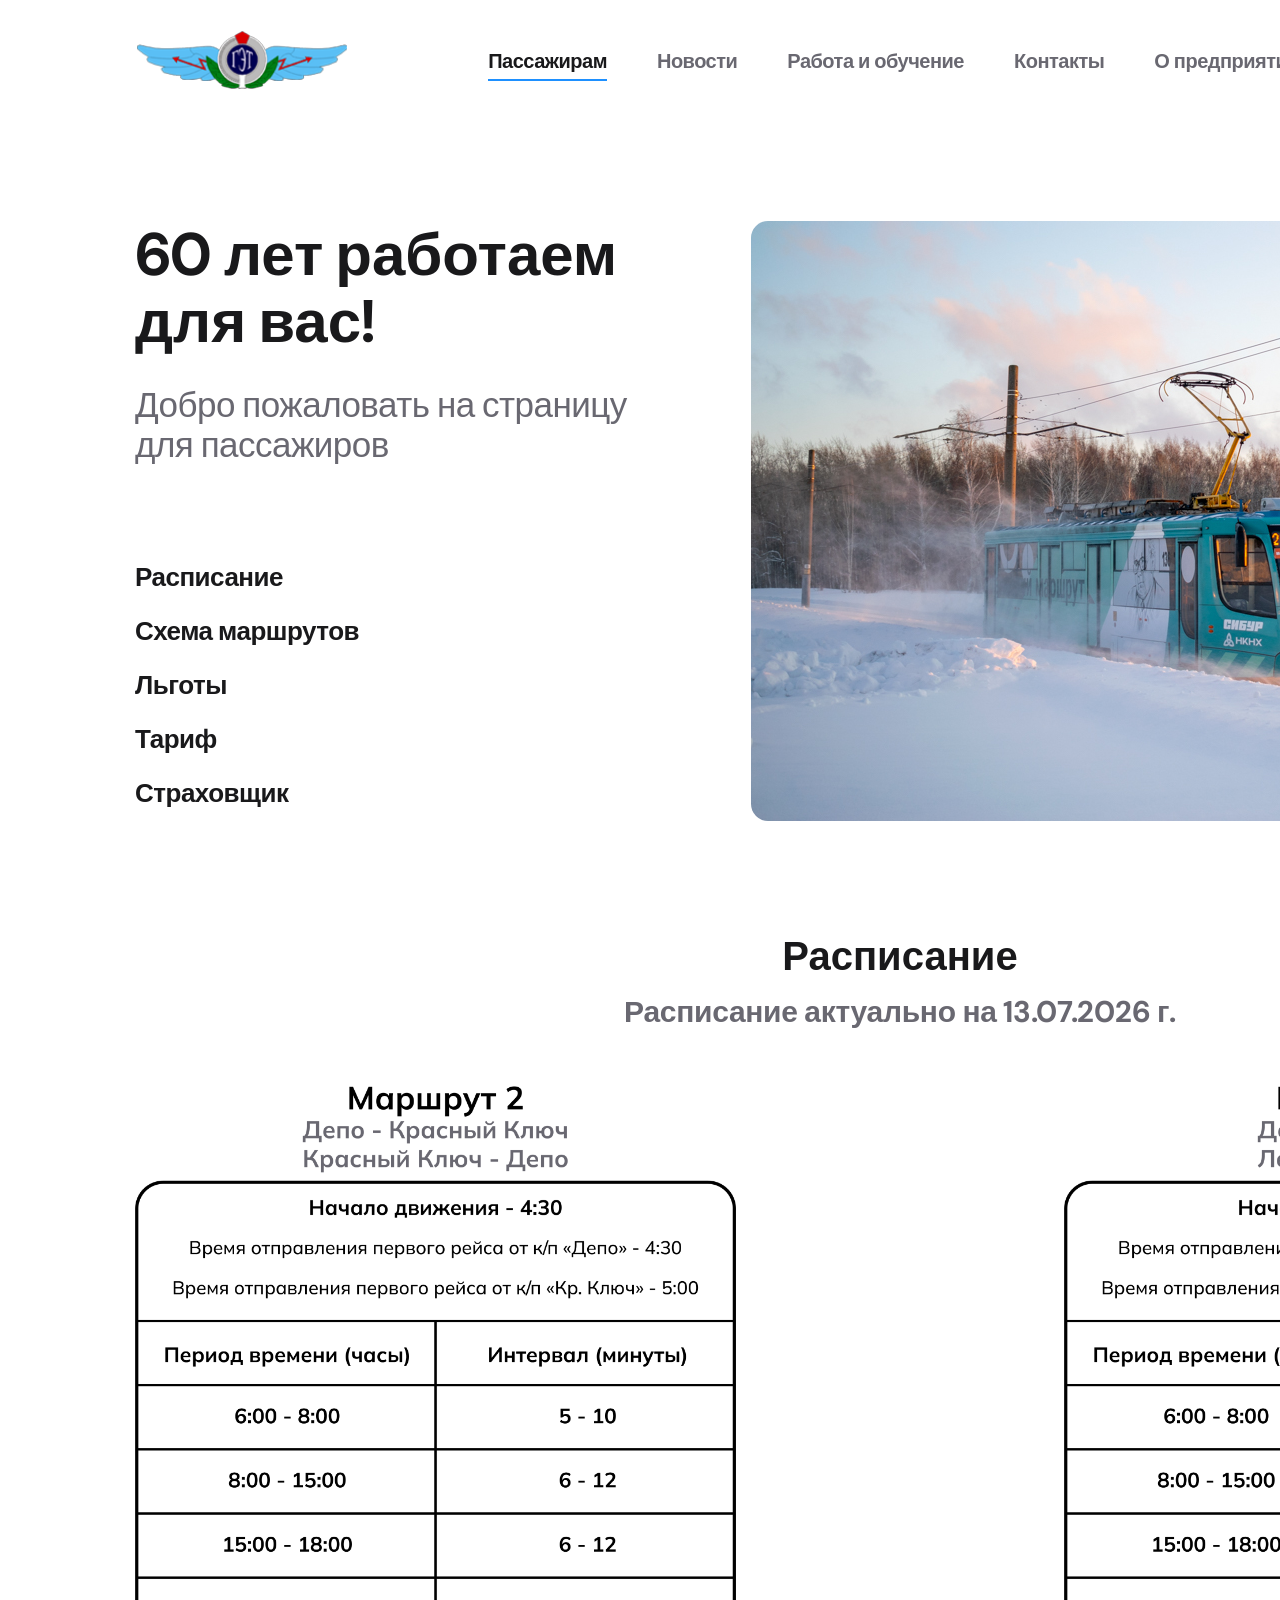
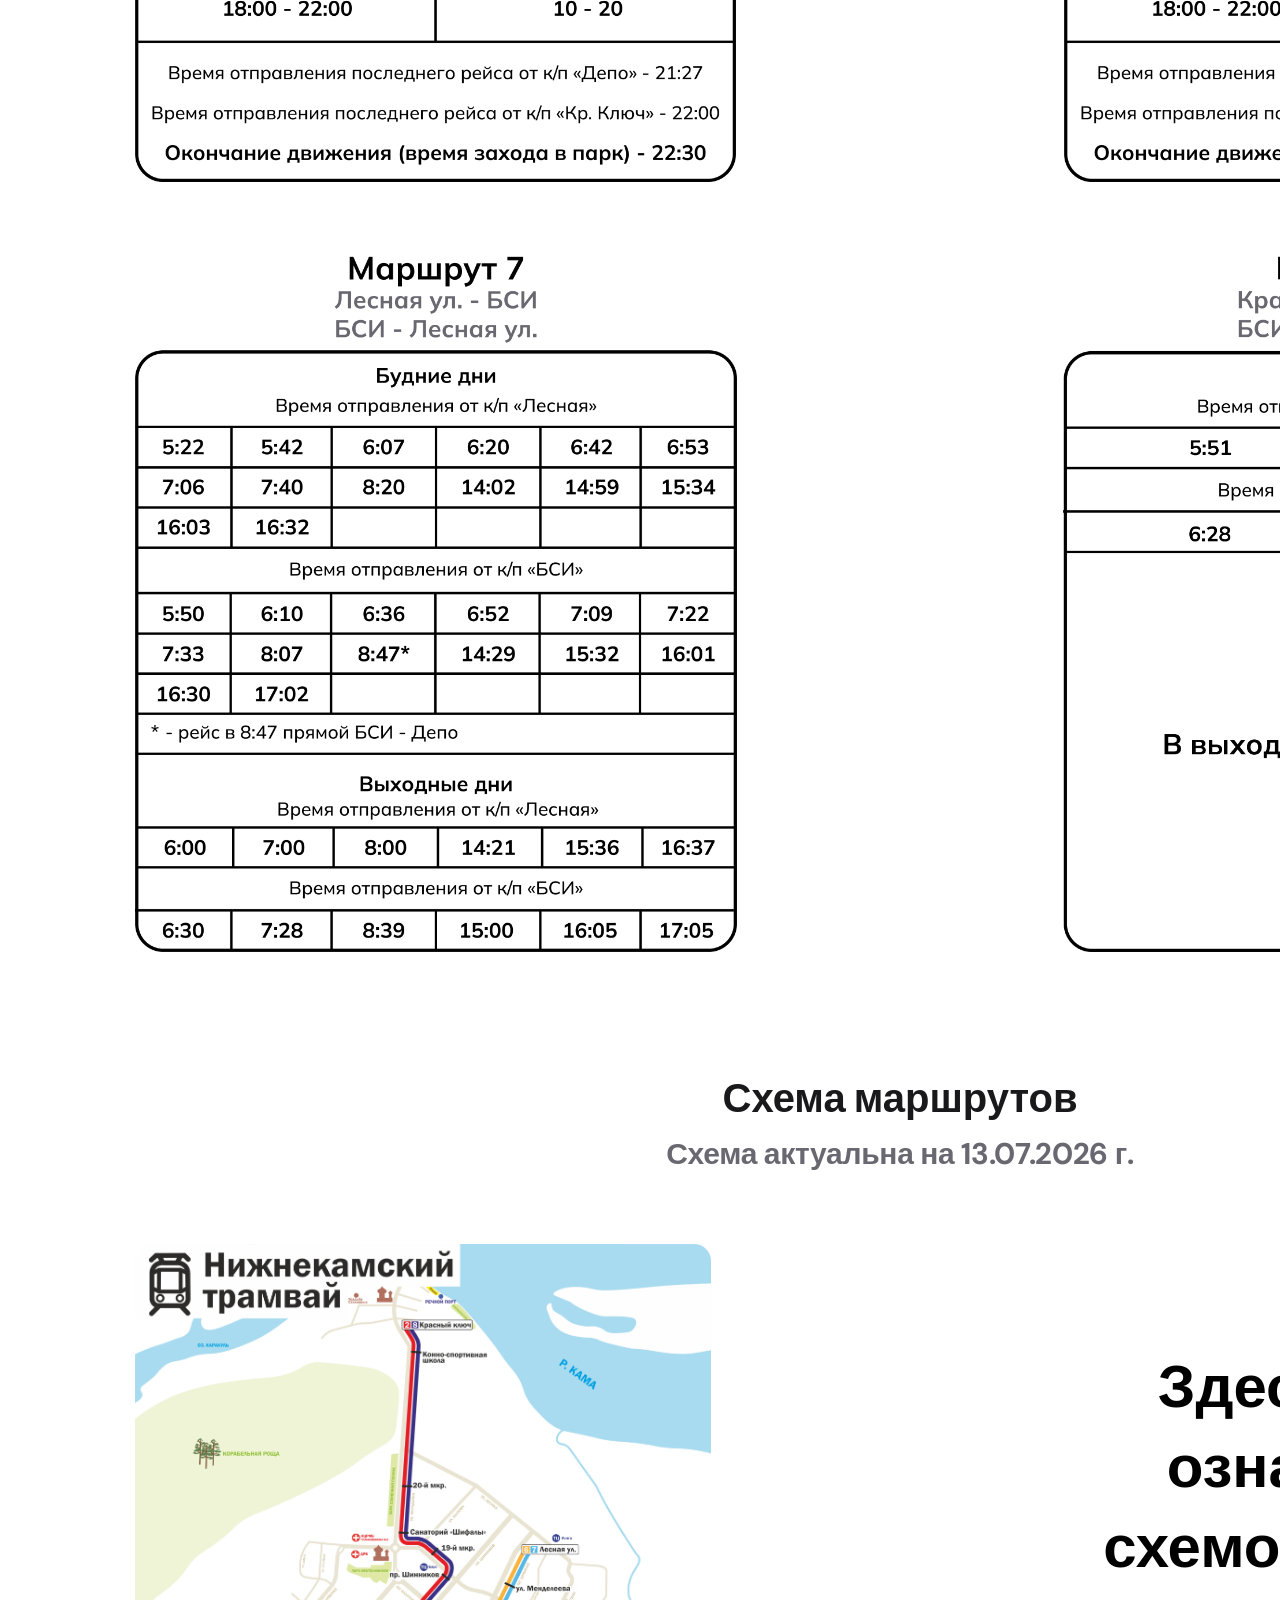
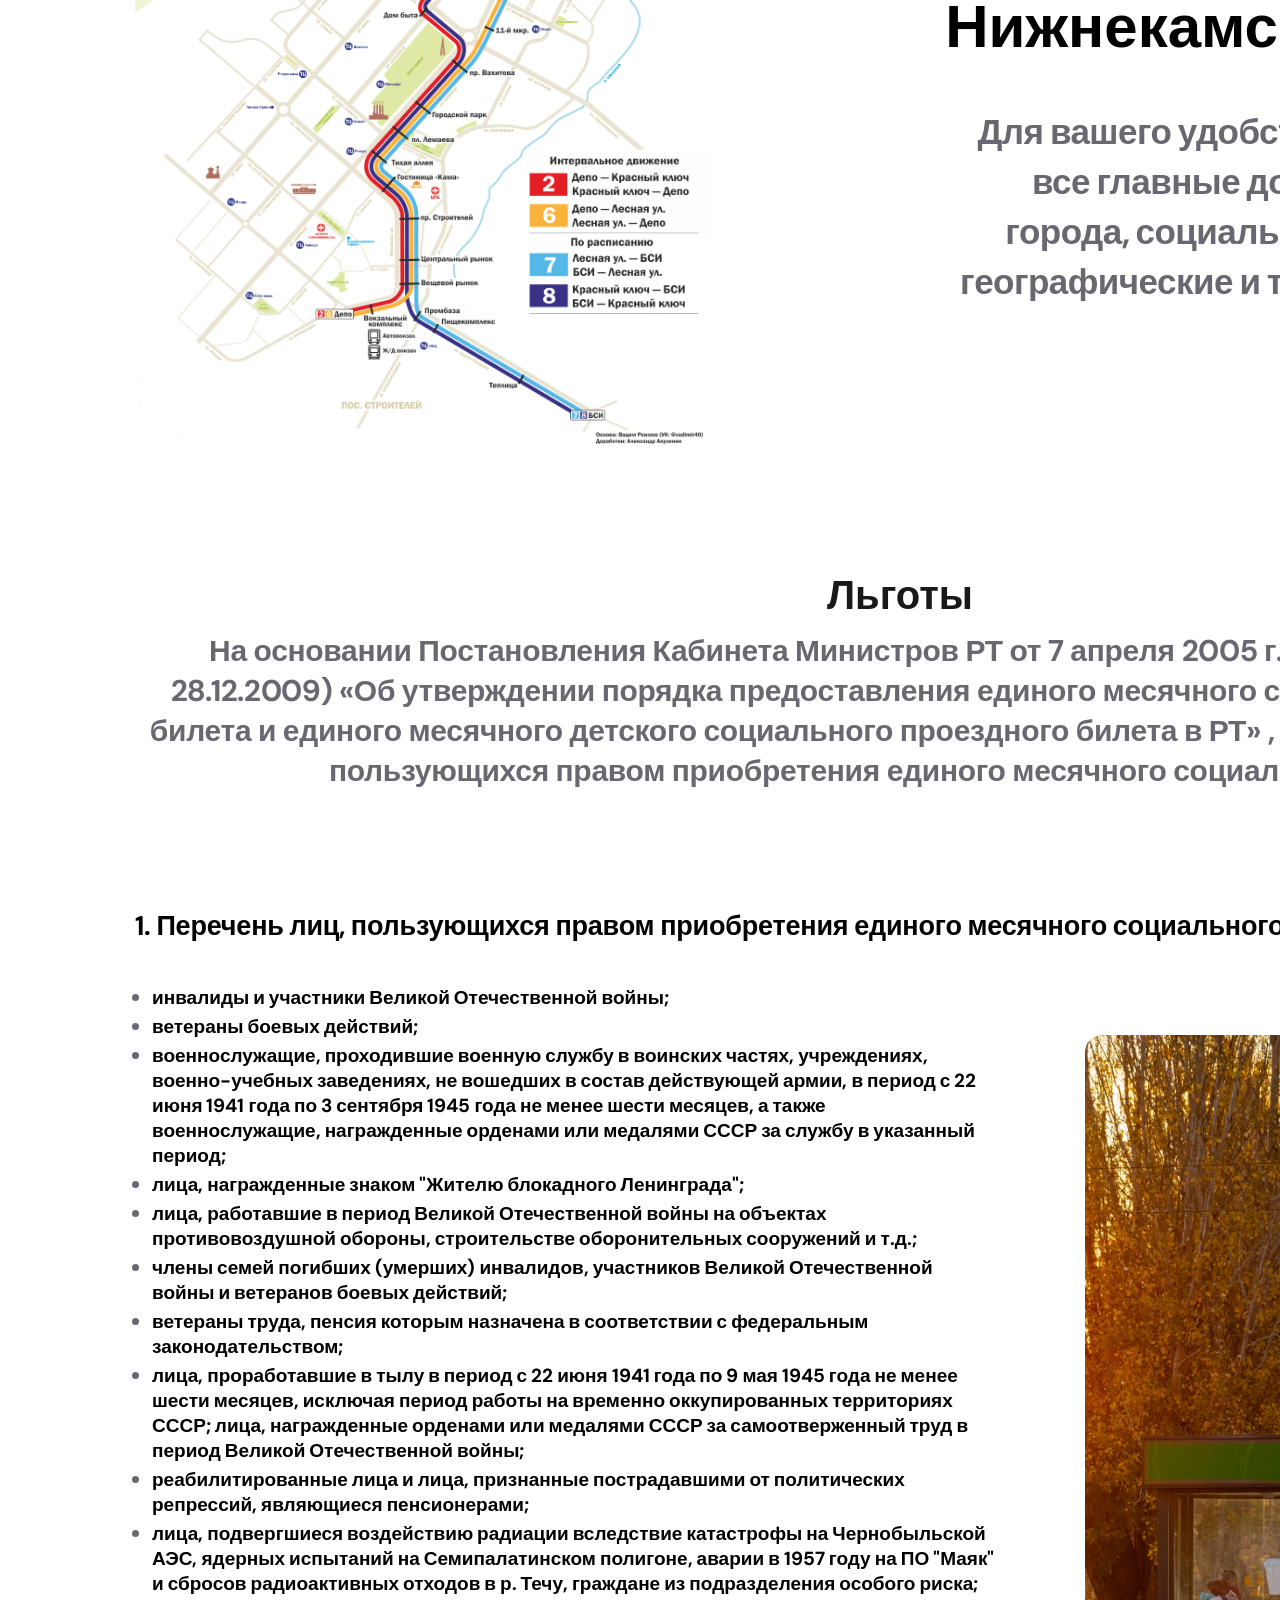
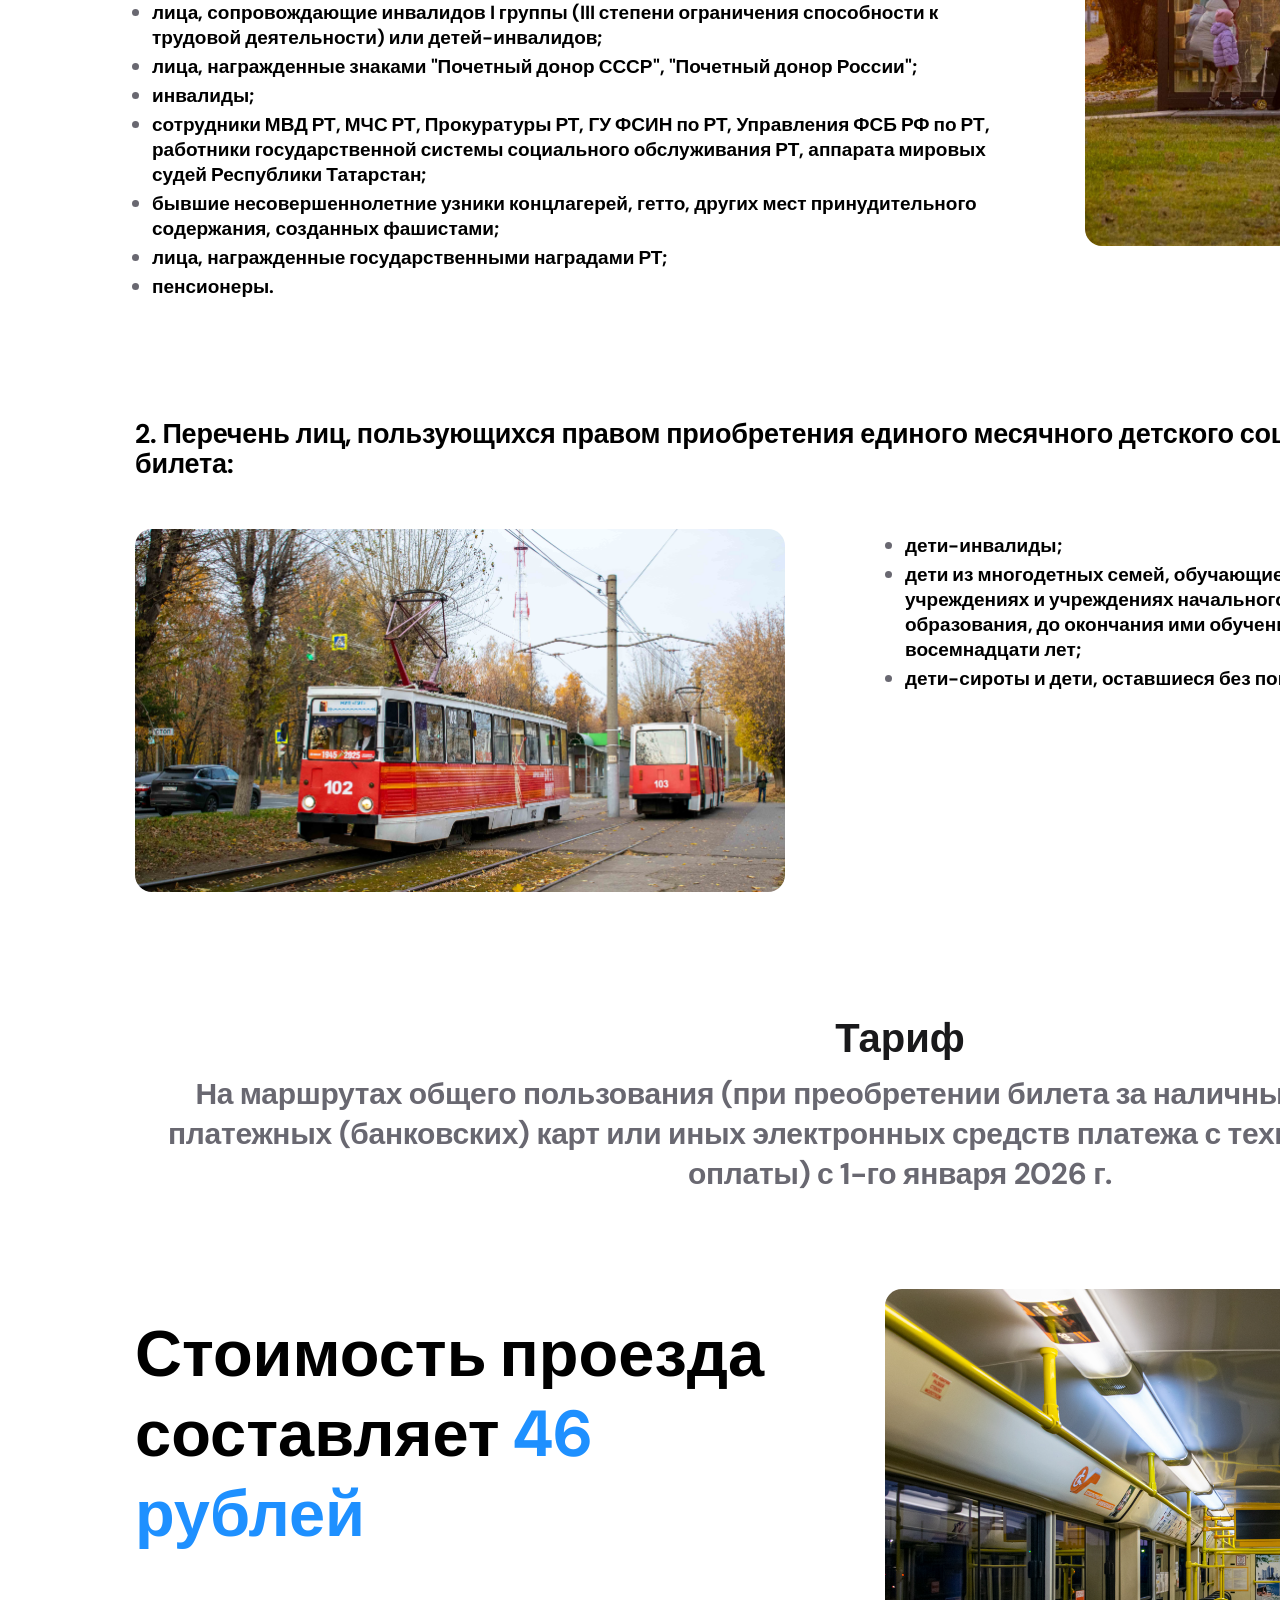
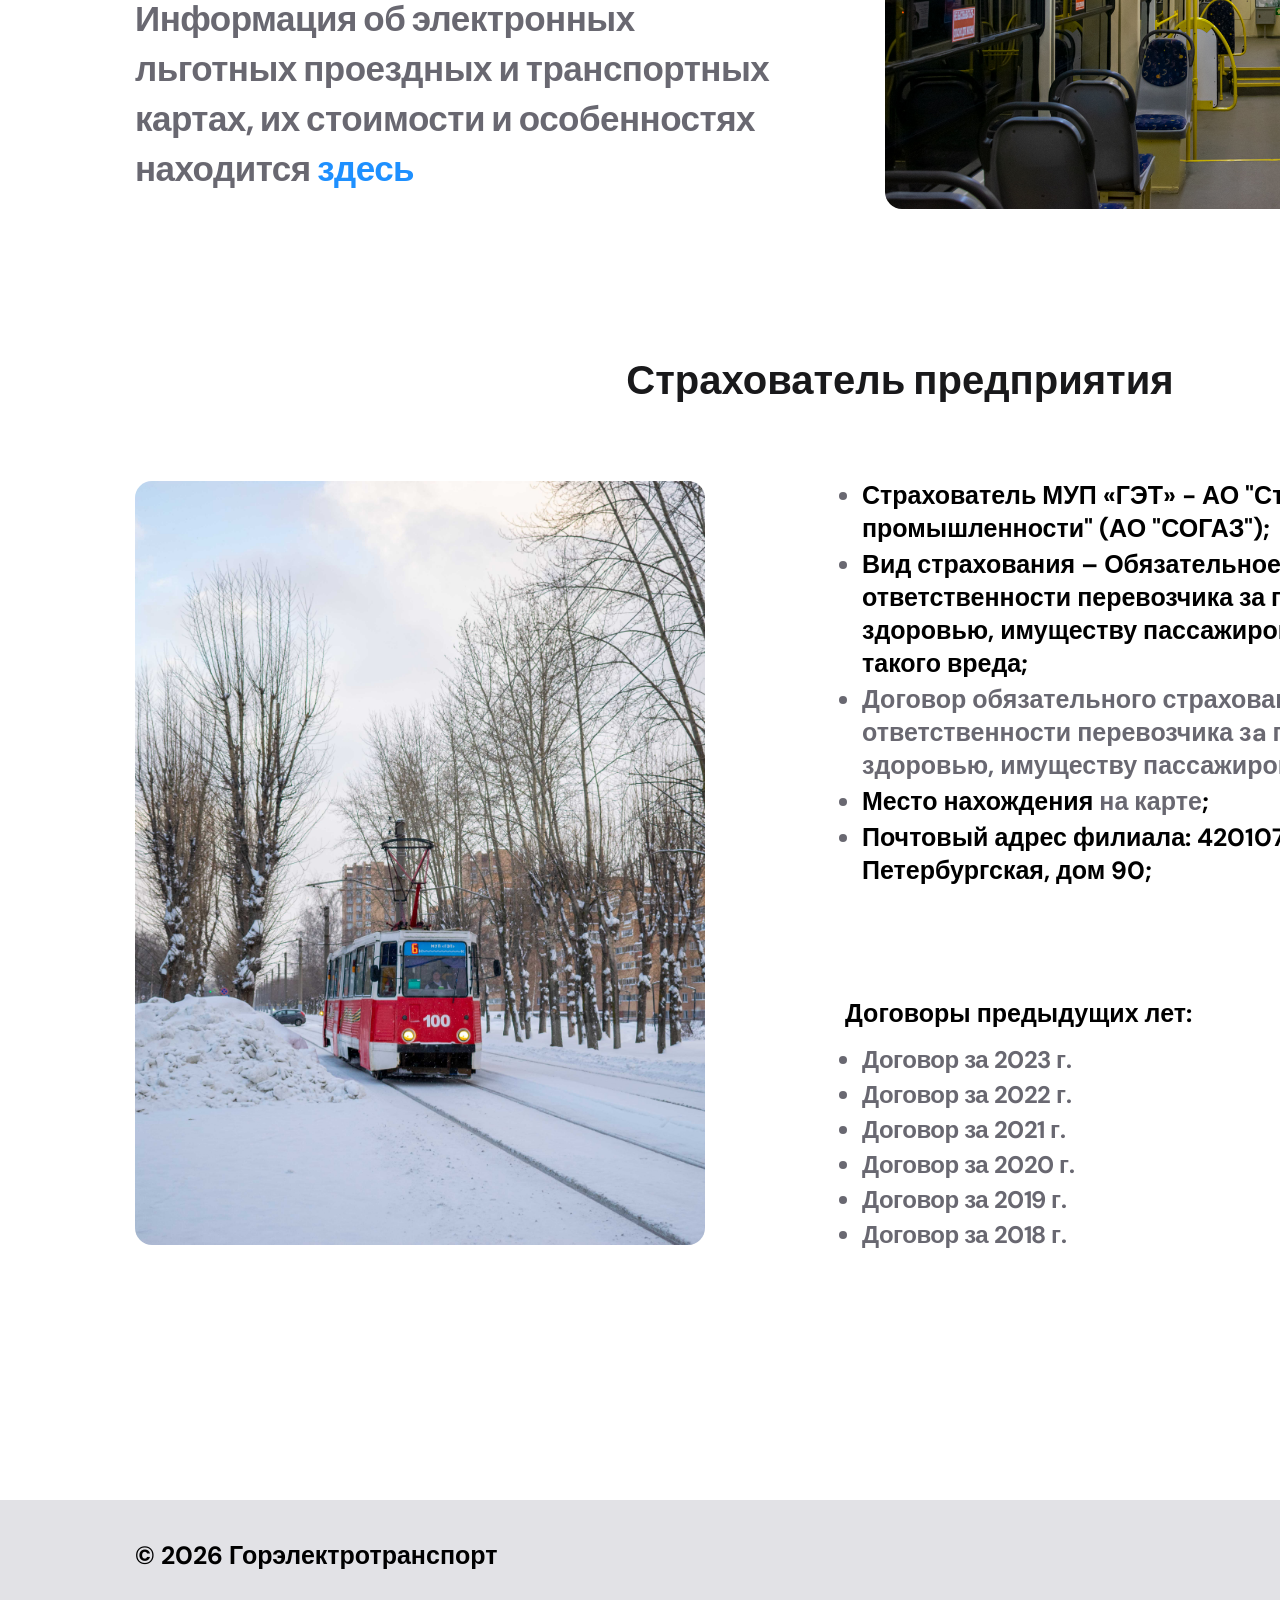
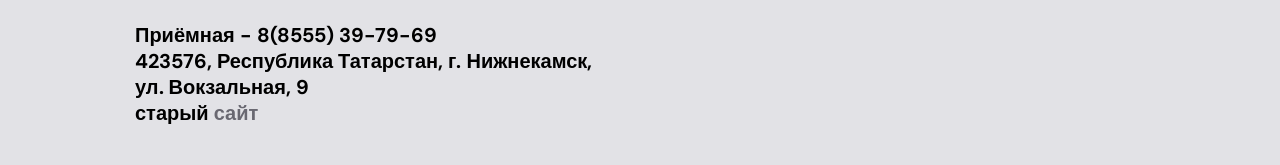
<file: index.html>
<!DOCTYPE html>
<html lang="en">
<head>
    <meta charset="UTF-8">
    <meta name="viewport" content="width=device-width, initial-scale=1.0">
    <title>МУП "ГЭТ" | Пассажирам</title>
    <link rel="stylesheet" href="css/style.css">
    <link rel="shortcut icon" href="images/favicon.png" type="image/x-icon">
    <script src="js/scripts.js" defer></script>
    <link rel="preconnect" href="https://fonts.googleapis.com">
<link rel="preconnect" href="https://fonts.gstatic.com" crossorigin>
<link href="https://fonts.googleapis.com/css2?family=DM+Sans:ital,opsz,wght@0,9..40,100..1000;1,9..40,100..1000&family=Mulish:ital,wght@0,200..1000;1,200..1000&display=swap" rel="stylesheet">
</head>
<body>
    <div id="preloader" class="preloader">
        <div class="preloader__content">
            <img src="images/logo_sh2.png" alt="Логотип" class="preloader__logo">
            <div class="preloader__spinner"></div>
        </div>
    </div>
    <header class="header">
        <div class="header__container">
            <nav class="header__nav">
                <img class="header__img" src="images/logo_sh2.png" alt="">
                <ul class="header__list">
                    <li class="header__list-item">
                        <a class="header__list-link active" href="index.html">Пассажирам</a>
                    </li>
                    <li class="header__list-item">
                        <a class="header__list-link" href="news.html">Новости</a>
                    </li>
                    <li class="header__list-item">
                        <a class="header__list-link" href="rabota.html">Работа и обучение</a>
                    </li>
                    <li class="header__list-item">
                        <a class="header__list-link" href="contacts.html">Контакты</a>
                    </li>
                    <li class="header__list-item">
                        <a class="header__list-link" href="onas.html">О предприятии</a>
                    </li>
                </ul>
                <a class="header__button" href="https://yandex.ru/maps/11127/nizhnekamsk/transport" target="_blank" rel="noopener noreferrer">Транспорт на карте</a>
            </nav>
        </div>
    </header>
    <main>
        <section class="hero">
            <div class="hero__container">
                <div class="hero__content">
                    <div class="hero__text">
                        <h1 class="hero__title">
                            60 лет работаем для вас!
                        </h1>
                        <p class="hero__desc">Добро пожаловать на страницу для пассажиров</p>
                    </div>
                    <div class="hero__buttons">
                        <ul class="hero__inf">
                            <li class="hero__inf-item">
                                <a href="#rasp_id" class="hero__inf-link">Расписание</a>
                            </li>
                            <li class="hero__inf-item">
                                <a href="#scheme_id" class="hero__inf-link1">Схема маршрутов</a>
                            </li>
                            <li class="hero__inf-item">
                                <a href="#lgot_id" class="hero__inf-link">Льготы</a>
                            </li>
                            <li class="hero__inf-item">
                                <a href="#tarif_id" class="hero__inf-link">Тариф</a>
                            </li>
                            <li class="hero__inf-item">
                                <a href="#strah_id" class="hero__inf-link">Страховщик</a>
                            </li>
                        </ul>
                    </div>
                </div>
                <img class="hero__image" src="images/DSC_2297.jpg" alt="">
            </div>
        </section>
        <section class="raspisanie">
            <div class="raspisanie__container">
                <div class="raspisanie__content">
                    <div class="raspisanie__text">
                        <h2 class="raspisanie__title">
                            Расписание
                        </h2>
                    <div class="raspisanie__text-dop">
                        <h2 class="raspisanie__title-dop">
                            Расписание актуально на 13.07.2026 г.
                        </h2>
                    </div>
                    </div>
                    <div id="rasp_id" class="raspisanie__tabl2-6">
                        <img class="raspisanie__tabl2" src="images/table2.png" alt="">
                        <img class="raspisanie__tabl6" src="images/table6.png" alt="">
                    </div>
                    <div class="raspisanie__tabl7-8">
                        <img class="raspisanie__tabl7" src="images/table7.png" alt="">
                        <img class="raspisanie__tabl8" src="images/table8.png" alt="">
                    </div>
                </div>
            </div>
        </section>
        <section class="scheme">
            <div class="scheme__container">
                <div class="scheme__content">
                    <div class="scheme__text">
                        <h2 class="scheme__title">
                            Схема маршрутов
                        </h2>
                        <h2 class="scheme__title-dop">
                            Схема актуальна на 13.07.2026 г.
                        </h2>
                    </div>
                    <div id="scheme_id" class="scheme__cont-img">
                        <a href="images/Нижнекамский Трамвай 2024 1.2.png" class="sheme__a-img" target="_blank">
                            <img class="scheme__img" src="images/Нижнекамский Трамвай 2024 1.2.png" alt="Схема маршрутов Нижнекамского трамвая">
                        </a>
                        <div class="scheme__cont-opis">
                            <h1 class="scheme__opis">
                                Здесь вы можете ознакомиться со схемой маршрутов Нижнекамского трамвая
                            </h1>
                            <h2 class="scheme__opis-dop">
                                Для вашего удобства на ней изображены все главные достопримечательности города, социальные учреждения, а ещё географические и транспортные объекты
                            </h2>
                        </div>
                    </div>
                </div>
            </div>
        </section>
        <section class="lgot">
            <div class="lgot__container">
                <div class="lgot__content">
                    <div class="lgot__text">
                        <h2 class="lgot__title">
                            Льготы
                        </h2>
                        <h2 class="lgot__title-dop">
                            На основании Постановления Кабинета Министров РТ от 7 апреля 2005 г. N 161 (с изм. и доп. на 28.12.2009) «Об утверждении порядка предоставления единого месячного социального проездного билета и единого месячного детского социального проездного билета в РТ» , утвержден перечень лиц, пользующихся правом приобретения единого месячного социального билета
                        </h2>
                    </div>
                    <h2 class="lgot__main1-opis">
                        1. Перечень лиц, пользующихся правом приобретения единого месячного социального проездного билета:
                    </h2>
                    <div class="lgot__main1">
                        <div class="lgot__main1-text">
                            <ul class="lgot__inf1">
                                <li class="lgot__inf1-item">
                                    <h3 class="lgot__inf1-text">
                                        инвалиды и участники Великой Отечественной войны;
                                    </h3>
                                </li>
                                <li class="lgot__inf1-item">
                                    <h3 class="lgot__inf1-text">
                                        ветераны боевых действий;
                                    </h3>
                                </li>
                                <li class="lgot__inf1-item">
                                    <h3 class="lgot__inf1-text">
                                        военнослужащие, проходившие военную службу в воинских частях, учреждениях, военно-учебных заведениях, не вошедших в состав действующей армии, в период с 22 июня 1941 года по 3 сентября 1945 года не менее шести месяцев, а также военнослужащие, награжденные орденами или медалями СССР за службу в указанный период;
                                    </h3>
                                </li>
                                <li class="lgot__inf1-item">
                                    <h3 class="lgot__inf1-text">
                                        лица, награжденные знаком "Жителю блокадного Ленинграда";
                                    </h3>
                                </li>
                                <li class="lgot__inf1-item">
                                    <h3 class="lgot__inf1-text">
                                        лица, работавшие в период Великой Отечественной войны на объектах противовоздушной обороны, строительстве оборонительных сооружений и т.д.;
                                    </h3>
                                </li>
                                <li class="lgot__inf1-item">
                                    <h3 class="lgot__inf1-text">
                                        члены семей погибших (умерших) инвалидов, участников Великой Отечественной войны и ветеранов боевых действий;
                                    </h3>
                                </li>
                                <li id="lgot_id"  class="lgot__inf1-item">
                                    <h3 class="lgot__inf1-text">
                                        ветераны труда, пенсия которым назначена в соответствии с федеральным законодательством;
                                    </h3>
                                </li>
                                <li class="lgot__inf1-item">
                                    <h3 class="lgot__inf1-text">
                                        лица, проработавшие в тылу в период с 22 июня 1941 года по 9 мая 1945 года не менее шести месяцев, исключая период работы на временно оккупированных территориях СССР; лица, награжденные орденами или медалями СССР за самоотверженный труд в период Великой Отечественной войны;
                                    </h3>
                                </li>
                                <li class="lgot__inf1-item">
                                    <h3 class="lgot__inf1-text">
                                        реабилитированные лица и лица, признанные пострадавшими от политических репрессий, являющиеся пенсионерами;
                                    </h3>
                                </li>
                                <li class="lgot__inf1-item">
                                    <h3 class="lgot__inf1-text">
                                        лица, подвергшиеся воздействию радиации вследствие катастрофы на Чернобыльской АЭС, ядерных испытаний на Семипалатинском полигоне, аварии в 1957 году на ПО "Маяк" и сбросов радиоактивных отходов в р. Течу, граждане из подразделения особого риска;
                                    </h3>
                                </li>
                                <li class="lgot__inf1-item">
                                    <h3 class="lgot__inf1-text">
                                        лица, сопровождающие инвалидов I группы (III степени ограничения способности к трудовой деятельности) или детей-инвалидов;
                                    </h3>
                                </li>
                                <li class="lgot__inf1-item">
                                    <h3 class="lgot__inf1-text">
                                        лица, награжденные знаками "Почетный донор СССР", "Почетный донор России";
                                    </h3>
                                </li>
                                <li class="lgot__inf1-item">
                                    <h3 class="lgot__inf1-text">
                                        инвалиды;
                                    </h3>
                                </li>
                                <li class="lgot__inf1-item">
                                    <h3 class="lgot__inf1-text">
                                        сотрудники МВД РТ, МЧС РТ, Прокуратуры РТ, ГУ ФСИН по РТ, Управления ФСБ РФ по РТ, работники государственной системы социального обслуживания РТ, аппарата мировых судей Республики Татарстан;
                                    </h3>
                                </li>
                                <li class="lgot__inf1-item">
                                    <h3 class="lgot__inf1-text">
                                        бывшие несовершеннолетние узники концлагерей, гетто, других мест принудительного содержания, созданных фашистами;
                                    </h3>
                                </li>
                                <li class="lgot__inf1-item">
                                    <h3 class="lgot__inf1-text">
                                        лица, награжденные государственными наградами РТ;
                                    </h3>
                                </li>
                                <li class="lgot__inf1-item">
                                    <h3 class="lgot__inf1-text">
                                        пенсионеры.
                                    </h3>
                                </li>
                            </ul>
                        </div>
                        <img src="images/DSC_8614.jpg" alt="" class="lgot__main1-img">
                    </div>
                    <h2 class="lgot__main1-opis">
                        2. Перечень лиц, пользующихся правом приобретения единого месячного детского социального проездного билета:
                    </h2>
                    <div class="lgot__main2">
                        <img src="images/DSC_2052-3.jpg" alt="" class="lgot__main2-img">
                        <div class="lgot__main2-text">
                            <ul class="lgot__inf2">
                                <li class="lgot__inf1-item">
                                    <h3 class="lgot__inf2-text">
                                        дети-инвалиды;
                                    </h3>
                                </li>
                                <li class="lgot__inf1-item">
                                    <h3 class="lgot__inf2-text">
                                        дети из многодетных семей, обучающиеся в общеобразовательных учреждениях и учреждениях начального и среднего профессионального образования, до окончания ими обучения, но не более чем до достижения ими восемнадцати лет;
                                    </h3>
                                </li>
                                <li class="lgot__inf1-item">
                                    <h3 class="lgot__inf2-text">
                                        дети-сироты и дети, оставшиеся без попечения родителей.
                                    </h3>
                                </li>
                            </ul>
                        </div>
                    </div>
                </div>
            </div>
        </section>
        <section class="tarif">
            <div class="tarif__container">
                <div id="tarif_id" class="tarif__content">
                    <div class="tarif__text">
                        <h2 class="tarif__title">
                            Тариф
                        </h2>
                        <h2 class="tarif__title-dop">
                            На маршрутах общего пользования (при преобретении билета за наличный расчет и с помощью платежных (банковских) карт или иных электронных средств платежа с технологией бесконтактной оплаты) с 1-го января 2026 г.
                        </h2>
                    </div>
                    <div class="tarif__main">
                        <div class="tarif__main-text-cont">
                            <h2 class="tarif__main-text">
                                Стоимость проезда составляет <a href="docs/prikaz_tarif.pdf" target="_blank" rel="noopener noreferrer">46 рублей </a>
                            </h2>
                            <h2 class="tarif__main-text2">
                                Информация об электронных льготных проездных и транспортных картах, их стоимости и особенностях находится <a href="https://social-card.ru/cards?type=preferential" target="_blank" rel="noopener noreferrer">здесь</a>
                            </h2>
                        </div>
                        <img src="images/1655197.jpg" alt="" class="tarif__main-img">
                    </div>
                </div>
            </div>
        </section>
        <section class="strah">
            <div id="strah_id" class="strah__container">
                <div class="strah__content">
                    <div class="strah__text">
                        <h2 class="strah__title">
                            Страхователь предприятия
                        </h2>
                    </div>
                    <div class="strah__main">
                        <img class="strah__img" src="images/DSC_2243.jpg" alt="">
                        <div class="strah__main-text">
                            <ul class="strah__inf">
                                <li class="strah__inf-item">
                                    <h3 class="strah__inf-text">
                                        Страхователь МУП «ГЭТ» - АО "Страховое общество газовой промышленности" (АО "СОГАЗ");
                                    </h3>
                                </li>
                                <li class="strah__inf-item">
                                    <h3 class="strah__inf-text">
                                        Вид страхования – Обязательное страхование гражданской ответственности перевозчика за причинение вреда жизни, здоровью, имуществу пассажиров и о порядке возмещения такого вреда;
                                    </h3>
                                </li>
                                <li class="strah__inf-item">
                                    <h3 class="strah__inf-text">
                                        <a href="docs/strahovka2024.pdf" target="_blank" rel="noopener noreferrer">Договор обязательного страхования гражданской ответственности перевозчика зa причинение вреда жизни, здоровью, имуществу пассажиров на 2024 год;</a>
                                <li class="strah__inf-item">
                                    <h3 class="strah__inf-text">
                                        Место нахождения <a href="https://yandex.ru/maps/org/sogaz/1137072176/?ll=49.142233%2C55.776742&z=18" target="_blank" rel="noopener noreferrer">на карте</a>;
                                    </h3>
                                </li>
                                <li class="strah__inf-item">
                                    <h3 class="strah__inf-text">
                                        Почтовый адрес филиала: 420107, РТ, г. Казань, ул. Петербургская, дом 90;
                                    </h3>
                                </li>
                            </ul>
                            <h2 class="strah__main-title">
                                Договоры предыдущих лет:
                            </h2>
                            <ul class="strah__inf2">
                                <li class="strah__inf-item">
                                    <a href="docs/osgop_2023.pdf" class="strah__inf-link" target="_blank" rel="noopener noreferrer">Договор за 2023 г.</a>
                                </li>
                                <li class="strah__inf-item">
                                    <a href="docs/osgop_2022.pdf" class="strah__inf-link" target="_blank" rel="noopener noreferrer">Договор за 2022 г.</a>
                                </li>
                                <li class="strah__inf-item">
                                    <a href="docs/dogovor2021.pdf" class="strah__inf-link" target="_blank" rel="noopener noreferrer">Договор за 2021 г.</a>
                                </li>
                                <li class="strah__inf-item">
                                    <a href="docs/strahovchik2020.pdf" class="strah__inf-link" target="_blank" rel="noopener noreferrer">Договор за 2020 г.</a>
                                </li>
                                <li class="strah__inf-item">
                                    <a href="docs/nasko_2019.pdf" class="strah__inf-link" target="_blank" rel="noopener noreferrer">Договор за 2019 г.</a>
                                </li>
                                <li class="strah__inf-item">
                                    <a href="docs/ao dogovor gaide2018.pdf" class="strah__inf-link" target="_blank" rel="noopener noreferrer">Договор за 2018 г.</a>
                                </li>
                            </ul>
                        </div>
                    </div>
                </div>
            </div>
        </section>
        <footer class="footer">
            <div class="footer__container">
                <div class="footer__content">
                    <div class="footer__main1">
                        <h2 class="footer__main1-text">
                            © 2026 Горэлектротранспорт
                        </h2>
                        <h3 class="footer__main1-text2">
                            Приёмная - 8(8555) 39-79-69
                        </h3>
                        <h3 class="footer__main1-text2">
                            423576, Республика Татарстан, г. Нижнекамск, ул. Вокзальная, 9
                        </h3>
                        <h3 class="footer__main1-text2">
                            старый <a href="https://www.getnk.ru/" target="_blank" rel="noopener noreferrer">сайт</a>
                        </h3>
                    </div>
                    <div class="footer__main2">
                        <h3 class="footer__main2-text">
                            Разработано AST Media совместно с отделом АСУ МУП "ГЭТ" в 2026 году
                        </h3>
                        <h3 class="footer__main2-text2">
                            Версия: 0.0.1
                        </h3>
                        <div class="footer__main2-cont">
                            <img src="images/nk60.png" alt="" class="footer__main2-img">
                            <img src="images/ast-logo.png" alt="" class="footer__main2-img">
                        </div>
                        
                    </div>
                </div>
            </div>
        </footer>
    </main>
    <button id="btn-up" class="btn-up btn-up_hide" title="Наверх">
        <svg viewBox="0 0 24 24" fill="none" xmlns="http://w3.org">
            <path d="M12 19V5M12 5L5 12M12 5L19 12" stroke="black" stroke-width="2" stroke-linecap="round" stroke-linejoin="round"/>
        </svg>
    </button>
</body>
</html>
</file>
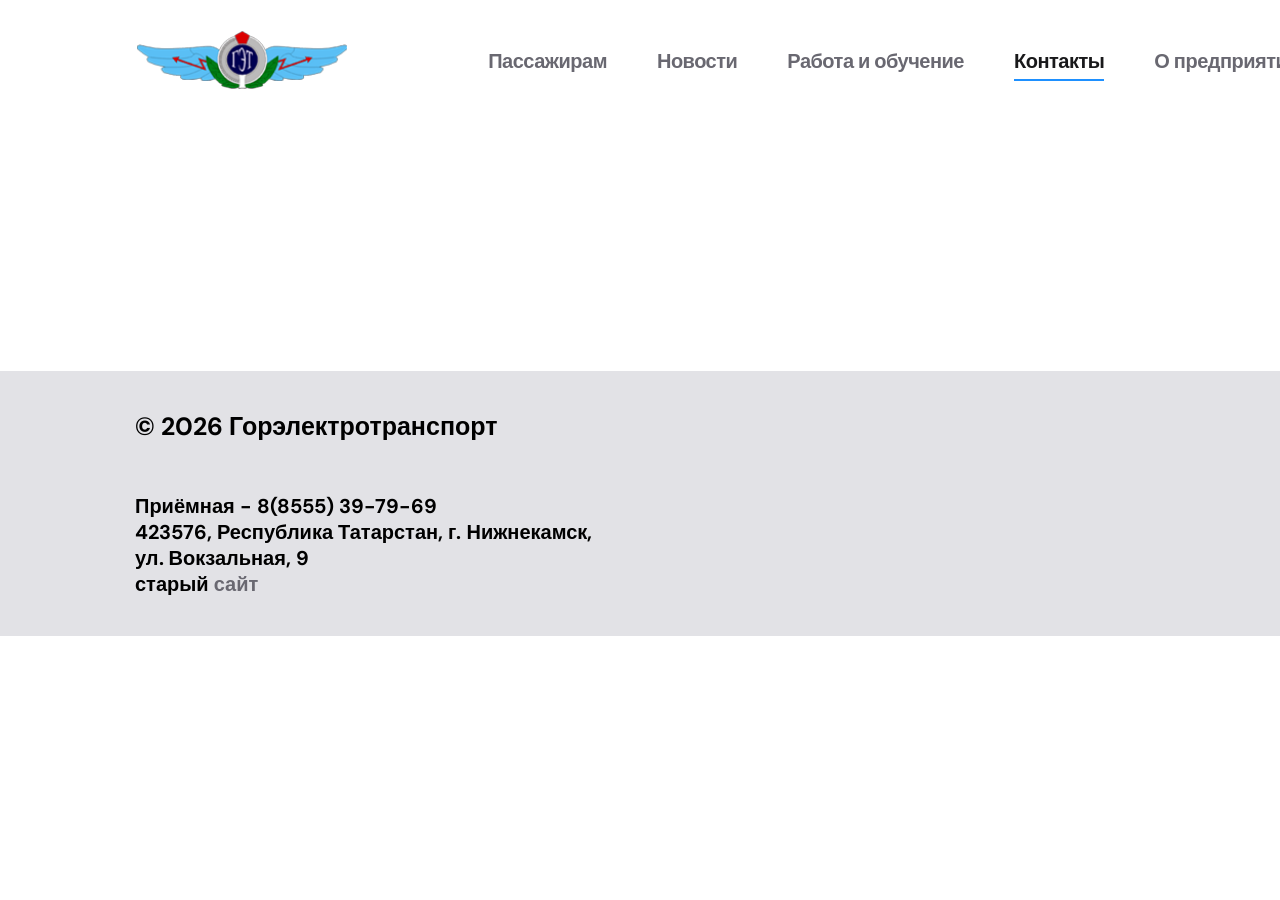
<file: contacts.html>
<!DOCTYPE html>
<html lang="en">
<head>
    <meta charset="UTF-8">
    <meta name="viewport" content="width=device-width, initial-scale=1.0">
    <title>МУП "ГЭТ"</title>
    <link rel="stylesheet" href="css/style.css">
    <link rel="stylesheet" href="css/style_news.css">
    <link rel="shortcut icon" href="images/favicon.png" type="image/x-icon">
    <script src="js/scripts.js" defer></script>
    <link rel="preconnect" href="https://fonts.googleapis.com">
<link rel="preconnect" href="https://fonts.gstatic.com" crossorigin>
<link href="https://fonts.googleapis.com/css2?family=DM+Sans:ital,opsz,wght@0,9..40,100..1000;1,9..40,100..1000&family=Mulish:ital,wght@0,200..1000;1,200..1000&display=swap" rel="stylesheet">
</head>
<body>
    <div id="preloader" class="preloader">
        <div class="preloader__content">
            <img src="images/logo_sh2.png" alt="Логотип" class="preloader__logo">
            <div class="preloader__spinner"></div>
        </div>
    </div>
    <header class="header">
        <div class="header__container">
            <nav class="header__nav">
                <img class="header__img" src="images/logo_sh2.png" alt="">
                <ul class="header__list">
                    <li class="header__list-item">
                        <a class="header__list-link" href="index.html">Пассажирам</a>
                    </li>
                    <li class="header__list-item">
                        <a class="header__list-link" href="news.html">Новости</a>
                    </li>
                    <li class="header__list-item">
                        <a class="header__list-link" href="rabota.html">Работа и обучение</a>
                    </li>
                    <li class="header__list-item">
                        <a class="header__list-link active" href="contacts.html">Контакты</a>
                    </li>
                    <li class="header__list-item">
                        <a class="header__list-link" href="onas.html">О предприятии</a>
                    </li>
                </ul>
                <a class="header__button" href="https://yandex.ru/maps/11127/nizhnekamsk/transport" target="_blank" rel="noopener noreferrer">Транспорт на карте</a>
            </nav>
        </div>
    </header>
    <footer class="footer">
            <div class="footer__container">
                <div class="footer__content">
                    <div class="footer__main1">
                        <h2 class="footer__main1-text">
                            © 2026 Горэлектротранспорт
                        </h2>
                        <h3 class="footer__main1-text2">
                            Приёмная - 8(8555) 39-79-69
                        </h3>
                        <h3 class="footer__main1-text2">
                            423576, Республика Татарстан, г. Нижнекамск, ул. Вокзальная, 9
                        </h3>
                        <h3 class="footer__main1-text2">
                            старый <a href="https://www.getnk.ru/" target="_blank" rel="noopener noreferrer">сайт</a>
                        </h3>
                    </div>
                    <div class="footer__main2">
                        <h3 class="footer__main2-text">
                            Разработано AST Media совместно с отделом АСУ МУП "ГЭТ" в 2026 году
                        </h3>
                        <h3 class="footer__main2-text2">
                            Версия: 0.0.1
                        </h3>
                        <div class="footer__main2-cont">
                            <img src="images/nk60.png" alt="" class="footer__main2-img">
                            <img src="images/ast-logo.png" alt="" class="footer__main2-img">
                        </div>
                        
                    </div>
                </div>
            </div>
        </footer>
    </main>
    <button id="btn-up" class="btn-up btn-up_hide" title="Наверх">
        <svg viewBox="0 0 24 24" fill="none" xmlns="http://w3.org">
            <path d="M12 19V5M12 5L5 12M12 5L19 12" stroke="black" stroke-width="2" stroke-linecap="round" stroke-linejoin="round"/>
        </svg>
    </button>
</body>
</html>
</file>
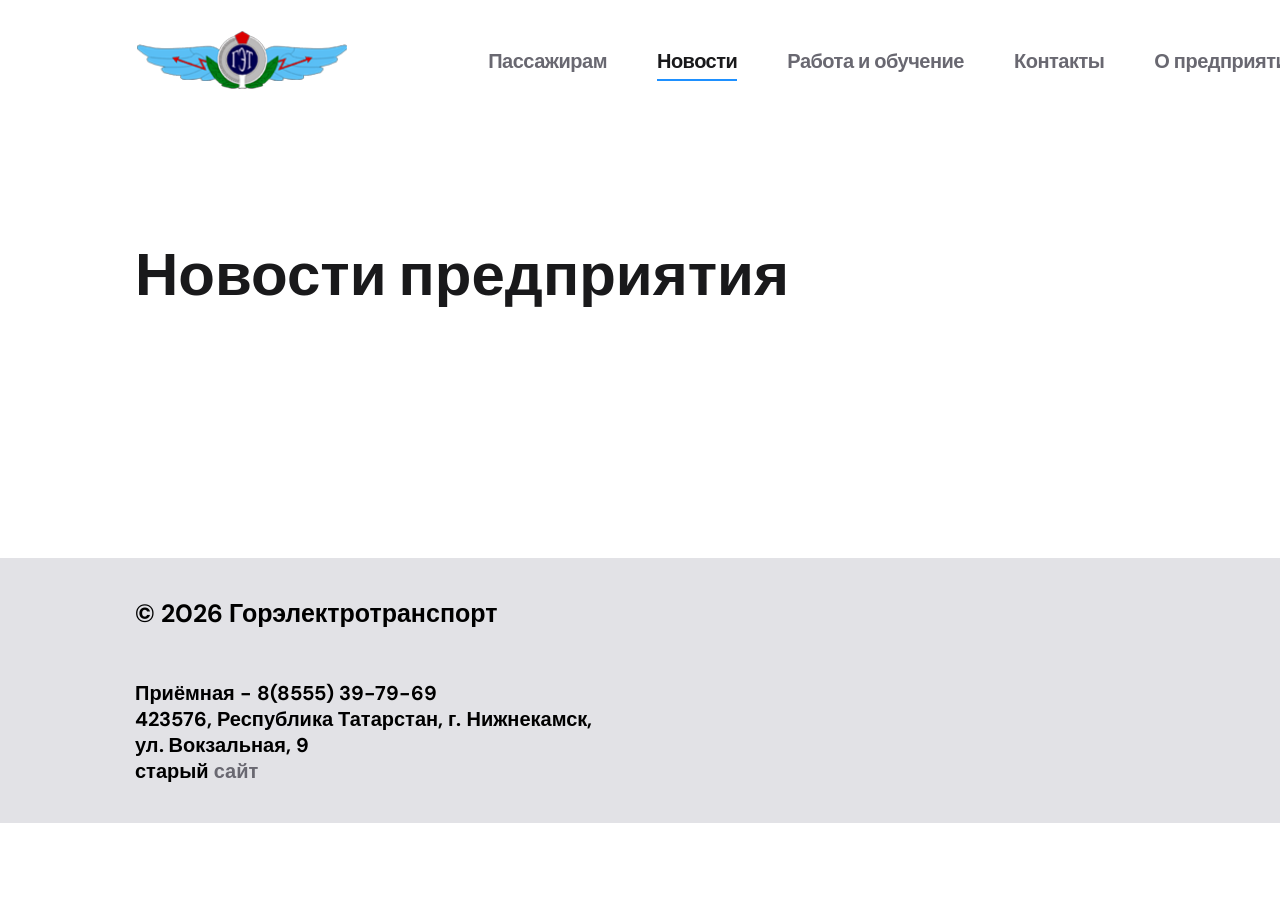
<file: news.html>
<!DOCTYPE html>
<html lang="en">
<head>
    <meta charset="UTF-8">
    <meta name="viewport" content="width=device-width, initial-scale=1.0">
    <title>МУП "ГЭТ" | Новости предприятия</title>
    <link rel="stylesheet" href="css/style.css">
    <link rel="shortcut icon" href="images/favicon.png" type="image/x-icon">
    <link rel="preconnect" href="https://fonts.googleapis.com">
    <script src="https://vk.ru" type="text/javascript"></script>
    <script src="js/scripts.js" defer></script>
<link rel="preconnect" href="https://fonts.gstatic.com" crossorigin>
<link href="https://fonts.googleapis.com/css2?family=DM+Sans:ital,opsz,wght@0,9..40,100..1000;1,9..40,100..1000&family=Mulish:ital,wght@0,200..1000;1,200..1000&display=swap" rel="stylesheet">
</head>
<body>
    <div id="preloader" class="preloader">
        <div class="preloader__content">
            <img src="images/logo_sh2.png" alt="Логотип" class="preloader__logo">
            <div class="preloader__spinner"></div>
        </div>
    </div>
    <header class="header">
        <div class="header__container">
            <nav class="header__nav">
                <img class="header__img" src="images/logo_sh2.png" alt="">
                <ul class="header__list">
                    <li class="header__list-item">
                        <a class="header__list-link" href="index.html">Пассажирам</a>
                    </li>
                    <li class="header__list-item">
                        <a class="header__list-link active" href="news.html">Новости</a>
                    </li>
                    <li class="header__list-item">
                        <a class="header__list-link" href="rabota.html">Работа и обучение</a>
                    </li>
                    <li class="header__list-item">
                        <a class="header__list-link" href="contacts.html">Контакты</a>
                    </li>
                    <li class="header__list-item">
                        <a class="header__list-link" href="onas.html">О предприятии</a>
                    </li>
                </ul>
                <a class="header__button" href="https://yandex.ru/maps/11127/nizhnekamsk/transport" target="_blank" rel="noopener noreferrer">Транспорт на карте</a>
            </nav>
        </div>
    </header>
    <section class="news">
        <div class="news__container">
            <h1 class="hero__title">Новости предприятия</h1>
            
            <div id="vk_groups" style="margin-top: 50px;"></div>
        </div>
        <script type="text/javascript">
            let attempts = 0; // Считаем попытки загрузки

            function initVkWidget() {
                attempts++;
                
                // Если объект VK прогрузился — запускаем виджет
                if (typeof VK !== 'undefined' && VK.Widgets) {
                    VK.Widgets.Group("vk_groups", {
                        mode: 4,
                        width: "auto",
                        height: "800",
                        color1: "FFFFFF",
                        color2: "19191B",
                        color3: "1E90FF"
                    }, 137432399);
                    console.log("Виджет ВК успешно инициализирован!");
                } else if (attempts < 20) { 
                    // Пробуем снова только если сделали меньше 20 попыток (чтобы не спамить ВК)
                    setTimeout(initVkWidget, 150);
                } else {
                    console.error("Не удалось дождаться загрузки библиотеки VK.");
                    const container = document.getElementById('vk_groups');
                    if (container) container.innerHTML = '<p>Не удалось подключиться к ВКонтакте. Попробуйте обновить страницу.</p>';
                }
            }

            initVkWidget();
        </script>
    </section>
    <footer class="footer">
            <div class="footer__container">
                <div class="footer__content">
                    <div class="footer__main1">
                        <h2 class="footer__main1-text">
                            © 2026 Горэлектротранспорт
                        </h2>
                        <h3 class="footer__main1-text2">
                            Приёмная - 8(8555) 39-79-69
                        </h3>
                        <h3 class="footer__main1-text2">
                            423576, Республика Татарстан, г. Нижнекамск, ул. Вокзальная, 9
                        </h3>
                        <h3 class="footer__main1-text2">
                            старый <a href="https://www.getnk.ru/" target="_blank" rel="noopener noreferrer">сайт</a>
                        </h3>
                    </div>
                    <div class="footer__main2">
                        <h3 class="footer__main2-text">
                            Разработано AST Media совместно с отделом АСУ МУП "ГЭТ" в 2026 году
                        </h3>
                        <h3 class="footer__main2-text2">
                            Версия: 0.0.1
                        </h3>
                        <div class="footer__main2-cont">
                            <img src="images/nk60.png" alt="" class="footer__main2-img">
                            <img src="images/ast-logo.png" alt="" class="footer__main2-img">
                        </div>
                    </div>
                </div>
            </div>
        </footer>
    </main>
    <button id="btn-up" class="btn-up btn-up_hide" title="Наверх">
        <svg viewBox="0 0 24 24" fill="none" xmlns="http://w3.org">
            <path d="M12 19V5M12 5L5 12M12 5L19 12" stroke="black" stroke-width="2" stroke-linecap="round" stroke-linejoin="round"/>
        </svg>
    </button>
</body>
</html>
</file>
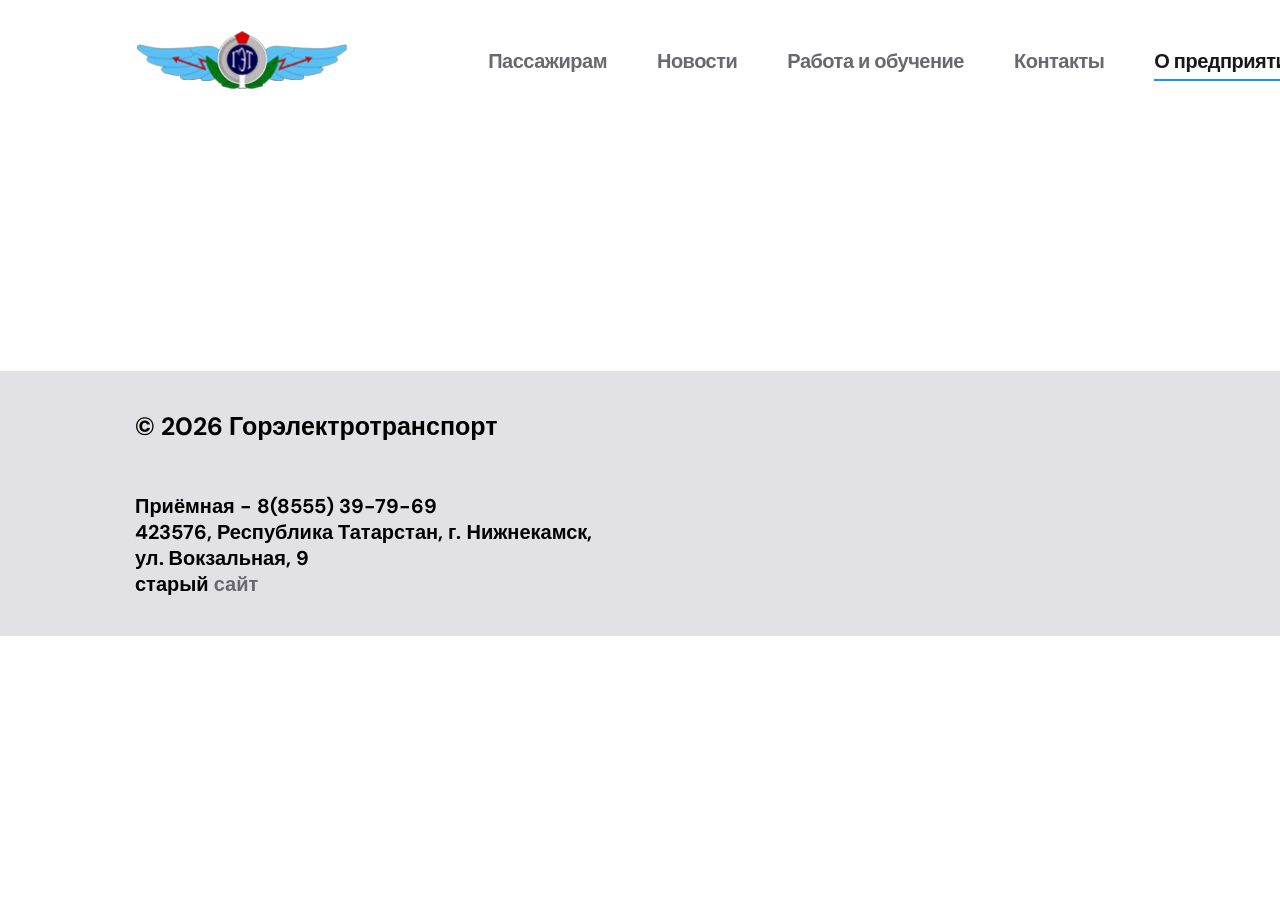
<file: onas.html>
<!DOCTYPE html>
<html lang="en">
<head>
    <meta charset="UTF-8">
    <meta name="viewport" content="width=device-width, initial-scale=1.0">
    <title>МУП "ГЭТ"</title>
    <link rel="stylesheet" href="css/style.css">
    <link rel="stylesheet" href="css/style_news.css">
    <link rel="shortcut icon" href="images/favicon.png" type="image/x-icon">
    <script src="js/scripts.js" defer></script>
    <link rel="preconnect" href="https://fonts.googleapis.com">
<link rel="preconnect" href="https://fonts.gstatic.com" crossorigin>
<link href="https://fonts.googleapis.com/css2?family=DM+Sans:ital,opsz,wght@0,9..40,100..1000;1,9..40,100..1000&family=Mulish:ital,wght@0,200..1000;1,200..1000&display=swap" rel="stylesheet">
</head>
<body>
    <div id="preloader" class="preloader">
        <div class="preloader__content">
            <img src="images/logo_sh2.png" alt="Логотип" class="preloader__logo">
            <div class="preloader__spinner"></div>
        </div>
    </div>
    <header class="header">
        <div class="header__container">
            <nav class="header__nav">
                <img class="header__img" src="images/logo_sh2.png" alt="">
                <ul class="header__list">
                    <li class="header__list-item">
                        <a class="header__list-link" href="index.html">Пассажирам</a>
                    </li>
                    <li class="header__list-item">
                        <a class="header__list-link" href="news.html">Новости</a>
                    </li>
                    <li class="header__list-item">
                        <a class="header__list-link" href="rabota.html">Работа и обучение</a>
                    </li>
                    <li class="header__list-item">
                        <a class="header__list-link" href="contacts.html">Контакты</a>
                    </li>
                    <li class="header__list-item">
                        <a class="header__list-link active" href="onas.html">О предприятии</a>
                    </li>
                </ul>
                <a class="header__button" href="https://yandex.ru/maps/11127/nizhnekamsk/transport" target="_blank" rel="noopener noreferrer">Транспорт на карте</a>
            </nav>
        </div>
    </header>
    <footer class="footer">
            <div class="footer__container">
                <div class="footer__content">
                    <div class="footer__main1">
                        <h2 class="footer__main1-text">
                            © 2026 Горэлектротранспорт
                        </h2>
                        <h3 class="footer__main1-text2">
                            Приёмная - 8(8555) 39-79-69
                        </h3>
                        <h3 class="footer__main1-text2">
                            423576, Республика Татарстан, г. Нижнекамск, ул. Вокзальная, 9
                        </h3>
                        <h3 class="footer__main1-text2">
                            старый <a href="https://www.getnk.ru/" target="_blank" rel="noopener noreferrer">сайт</a>
                        </h3>
                    </div>
                    <div class="footer__main2">
                        <h3 class="footer__main2-text">
                            Разработано AST Media совместно с отделом АСУ МУП "ГЭТ" в 2026 году
                        </h3>
                        <h3 class="footer__main2-text2">
                            Версия: 0.0.1
                        </h3>
                        <div class="footer__main2-cont">
                            <img src="images/nk60.png" alt="" class="footer__main2-img">
                            <img src="images/ast-logo.png" alt="" class="footer__main2-img">
                        </div>
                        
                    </div>
                </div>
            </div>
        </footer>
    </main>
    <button id="btn-up" class="btn-up btn-up_hide" title="Наверх">
        <svg viewBox="0 0 24 24" fill="none" xmlns="http://w3.org">
            <path d="M12 19V5M12 5L5 12M12 5L19 12" stroke="black" stroke-width="2" stroke-linecap="round" stroke-linejoin="round"/>
        </svg>
    </button>
</body>
</html>
</file>
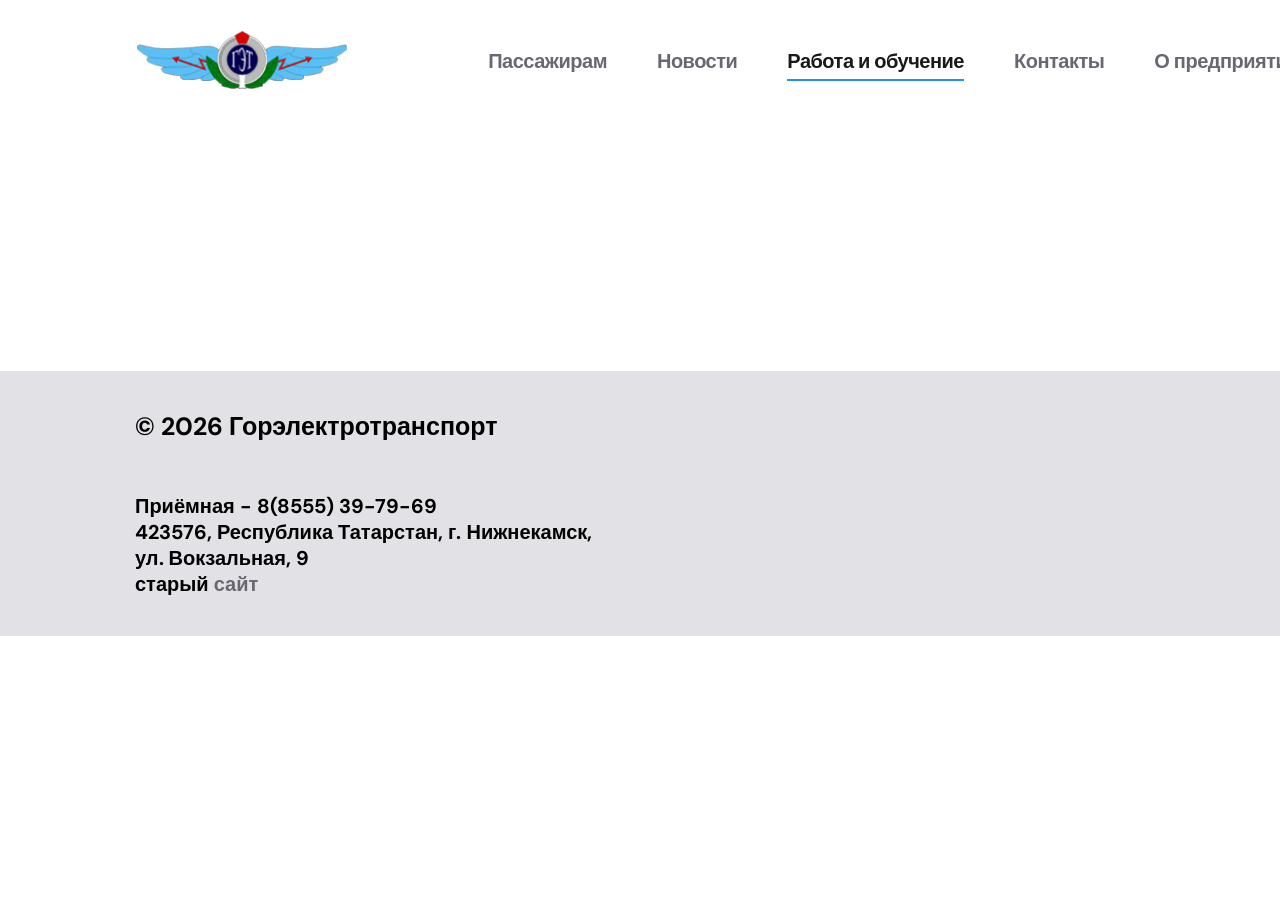
<file: rabota.html>
<!DOCTYPE html>
<html lang="en">
<head>
    <meta charset="UTF-8">
    <meta name="viewport" content="width=device-width, initial-scale=1.0">
    <title>МУП "ГЭТ"</title>
    <link rel="stylesheet" href="css/style.css">
    <link rel="stylesheet" href="css/style_news.css">
    <link rel="shortcut icon" href="images/favicon.png" type="image/x-icon">
    <script src="js/scripts.js" defer></script>
    <link rel="preconnect" href="https://fonts.googleapis.com">
<link rel="preconnect" href="https://fonts.gstatic.com" crossorigin>
<link href="https://fonts.googleapis.com/css2?family=DM+Sans:ital,opsz,wght@0,9..40,100..1000;1,9..40,100..1000&family=Mulish:ital,wght@0,200..1000;1,200..1000&display=swap" rel="stylesheet">
</head>
<body>
    <div id="preloader" class="preloader">
        <div class="preloader__content">
            <img src="images/logo_sh2.png" alt="Логотип" class="preloader__logo">
            <div class="preloader__spinner"></div>
        </div>
    </div>
    <header class="header">
        <div class="header__container">
            <nav class="header__nav">
                <img class="header__img" src="images/logo_sh2.png" alt="">
                <ul class="header__list">
                    <li class="header__list-item">
                        <a class="header__list-link" href="index.html">Пассажирам</a>
                    </li>
                    <li class="header__list-item">
                        <a class="header__list-link" href="news.html">Новости</a>
                    </li>
                    <li class="header__list-item">
                        <a class="header__list-link active" href="rabota.html">Работа и обучение</a>
                    </li>
                    <li class="header__list-item">
                        <a class="header__list-link" href="contacts.html">Контакты</a>
                    </li>
                    <li class="header__list-item">
                        <a class="header__list-link" href="onas.html">О предприятии</a>
                    </li>
                </ul>
                <a class="header__button" href="https://yandex.ru/maps/11127/nizhnekamsk/transport" target="_blank" rel="noopener noreferrer">Транспорт на карте</a>
            </nav>
        </div>
    </header>
    <footer class="footer">
            <div class="footer__container">
                <div class="footer__content">
                    <div class="footer__main1">
                        <h2 class="footer__main1-text">
                            © 2026 Горэлектротранспорт
                        </h2>
                        <h3 class="footer__main1-text2">
                            Приёмная - 8(8555) 39-79-69
                        </h3>
                        <h3 class="footer__main1-text2">
                            423576, Республика Татарстан, г. Нижнекамск, ул. Вокзальная, 9
                        </h3>
                        <h3 class="footer__main1-text2">
                            старый <a href="https://www.getnk.ru/" target="_blank" rel="noopener noreferrer">сайт</a>
                        </h3>
                    </div>
                    <div class="footer__main2">
                        <h3 class="footer__main2-text">
                            Разработано AST Media совместно с отделом АСУ МУП "ГЭТ" в 2026 году
                        </h3>
                        <h3 class="footer__main2-text2">
                            Версия: 0.0.1
                        </h3>
                        <div class="footer__main2-cont">
                            <img src="images/nk60.png" alt="" class="footer__main2-img">
                            <img src="images/ast-logo.png" alt="" class="footer__main2-img">
                        </div>
                        
                    </div>
                </div>
            </div>
        </footer>
    </main>
    <button id="btn-up" class="btn-up btn-up_hide" title="Наверх">
        <svg viewBox="0 0 24 24" fill="none" xmlns="http://w3.org">
            <path d="M12 19V5M12 5L5 12M12 5L19 12" stroke="black" stroke-width="2" stroke-linecap="round" stroke-linejoin="round"/>
        </svg>
    </button>
</body>
</html>
</file>
<file: css/style.css>
:root {
    --dark: #19191B;
    --gray: #696871;
    --blue: #5454D5;
    --blue2: #1E90FF;
    --orange: #FF5900;
    --light-gray: #e2e2e6;
}

* {
    margin: 0;
    padding: 0;
}

html {
    scroll-behavior: smooth;
    width: 100%;
    max-width: 1920px;
    min-width: 1800px;
    margin: 0 auto; 
    margin: 0 auto;
}

body {
    font-family: "DM Sans", sans-serif;
}

.raspisanie, .scheme, .lgot, .tarif, .strah, .news {
    padding-block: 120px 0px;
}

.header {
    padding: 30px 0px;
}

.header__container, .hero__container, .raspisanie__container, .scheme__container, .lgot__container, .tarif__container, .strah__container, .news__container {
    max-width: 85%;
    margin-inline: auto;
}

.header__nav {
    display: flex;
    justify-content: space-between;
    align-items: center;
}

.header__img {
    width: 215px;
    transition: 0.3s;
}

.header__img:hover {
    opacity: 80%
}

.header__list {
    display: flex;
    gap: 50px;
}

ul {
    list-style: none;
}

.header__list-link {
    font-weight: 700;
    font-size: 20px;
    letter-spacing: -0.5px;
    color: var(--gray);
    transition: color 0.3s;
}

.header__list-link.active {
    color: var(--dark);
    border-bottom: 2px solid var(--blue2);
    padding-bottom: 5px;

}

.header__list-link:hover {
    color: var(--dark);
}

a {
    text-decoration: none;
}

.header__button {
    font-weight: 700;
    font-size: 20px;
    letter-spacing: -0.2px;
    color: white;
    padding: 10px 20px;
    background-color: var(--blue2);
    border-radius: 10px;
    transition: 0.3s;
}

.header__button:hover {
    opacity: 80%;
    background-color: var(--orange)
}

.hero {
    padding-block: 100px 0px;
}

.hero__container {
    position: relative;
    gap: 200px;
}

.hero__content {
    max-width: 550px;
}

.hero__image {
    position: absolute;
    top: 0;
    right: 0;
    border-radius: 17px;
}

.hero__title {
    font-weight: 700;
    font-size: 60px;
    letter-spacing: -2.3;
    line-height: 67px;
    color: var(--dark);
}

.hero__desc {
    font-size: 35px;
    letter-spacing: -0.53px;
    line-height: 40px;
    color: var(--gray);
    margin-top: 30px;
}

.hero__buttons {
    display: flex;
    justify-content: space-between;
    margin-top: 95px;
}

.hero__inf {
    display: grid;
    gap: 20px;
}

.hero__inf-link, .hero__inf-link1 {
    font-weight: 700;
    font-size: 26px;
    letter-spacing: -0.5px;
    color: var(--dark);
    transition: color 0.3s;
}

.hero__inf-link:hover, .hero__inf-link1:hover {
    color: var(--orange);
}

/* .raspisanie__content {
    background-image: url(images/rasp_fon.png);
    background-size: contain;
}
 */

.raspisanie__text, .raspisanie__text-dop, .scheme__text, .lgot__text, .tarif__text, .strah__text {
    text-align: center;
}

.raspisanie__title, .scheme__title, .lgot__title, .tarif__title, .strah__title {
    font-weight: 700;
    font-size: 40px;
    letter-spacing: -2;
    color: var(--dark);
}

.raspisanie__title-dop, .scheme__title-dop, .lgot__title-dop, .tarif__title-dop {
    font-size: 30px;
    letter-spacing: -0.3px;
    line-height: 40px;
    color: var(--gray);
    margin-top: 10px;
}

 .raspisanie__tabl2-6 {
    display: flex;
    justify-content: space-between;
    gap: 200px;
    padding-top: 50px;
 }

  .raspisanie__tabl7-8 {
    display: flex;
    justify-content: space-between;
    gap: 200px;
    padding-top: 70px;
 }

 .raspisanie__tabl2, .raspisanie__tabl6, .raspisanie__tabl7, .raspisanie__tabl8 {
    max-width: 700px;
    max-height: 700px;
    transition: transform 0.3s ease; 
 }

.raspisanie__tabl2:hover, .raspisanie__tabl6:hover, .raspisanie__tabl7:hover, .raspisanie__tabl8:hover {
  transform: scale(1.08);
}

.scheme__img {
    max-height: 800px;
    border-radius: 17px;
    cursor: pointer;
    transition: transform 0.3s;
}

.scheme__img:hover {
    transform: scale(1.05);
}

.scheme__cont-img {
    padding-top: 70px;
    display: flex;
    align-items: center;
    justify-content: center;
    gap: 230px
}

.scheme__opis {
    font-weight: 700;
    font-size: 60px;
    letter-spacing: -2.3;
    line-height: 80px;
    color: var(--black);
    text-align:right;
}

.scheme__opis-dop {
    font-size: 35px;
    letter-spacing: -0.53px;
    line-height: 50px;
    color: var(--gray);
    padding: 40px 0px;
    text-align: right;
}

.lgot__main1 {
    padding-top: 40px;
    display: flex;
    align-items: center;
    justify-content: center;
    gap: 90px;
}

.lgot__inf1 {
    list-style:disc;
    margin-left: 17px;
}

.lgot__inf1-text {
    text-align: left;
    font-size: 19px;
    color: var(--black)
}

.lgot__main1-opis {
    font-size: 27px;
    letter-spacing: -0.2px;
    line-height: 30px;
    color: var(--black);
    padding-top: 120px;
    text-align: left;
}

.lgot__main1-img {
    max-width: 580px;
    border-radius: 17px;
}

.lgot__inf1-item {
    margin-top: 3px;
}

.lgot__inf1-item::marker, .lgot__inf1-item::marker {
    font-size: 20px;
    color: var(--gray);
}

.lgot__inf2 {
    list-style:disc;
}

.lgot__inf2-text {
    text-align: left;
    font-size: 19px;
    color: var(--black)
}

.lgot__main2-img {
    max-width: 650px;
    border-radius: 17px;
}

.lgot__main2 {
    padding-top: 50px;
    display: flex;
    align-items:normal;
    justify-content:center;
    gap: 120px;
}

.tarif__main {
    padding-top: 70px;
    display: flex;
    align-items: center;
    justify-content: center;
    gap: 90px;
}

.tarif__main-text {
    padding-top: 50px;
    font-weight: 700;
    font-size: 65px;
    letter-spacing: -2.3;
    line-height: 80px;
    color: var(--black);
    text-align:left;
}

.tarif__main-text a {
    color: var(--blue2);
    transition: 0.3s;
}

.tarif__main-text a:hover{
    color: var(--orange);
}

.tarif__main-text2 {
    font-size: 35px;
    letter-spacing: -0.53px;
    line-height: 50px;
    color: var(--gray);
    padding: 40px 0px;
    text-align: left;
}

.tarif__main-text2 a {
    color: var(--blue2);
    transition: 0.3s;
}

.tarif__main-text2 a:hover {
    color: var(--orange);
}

.tarif__main-img {
    max-width: 780px;
    border-radius: 17px;
}

.strah__main {
    padding-top: 70px;
    display: flex;
    align-items: center;
    justify-content: center;
    gap: 140px;
}

.strah__inf, .strah__inf2 {
    list-style:disc;
    margin-left: 17px;
}

.strah__inf2 {
    padding-top: 10px;
}

.strah__inf-text {
    text-align: left;
    font-size: 25px;
    color: var(--black)
}

.strah__inf-text a {
    color: var(--gray);
    transition: 0.3s;
}

.strah__inf-link {
    font-weight: 700;
    font-size: 24px;
    letter-spacing: -0.5px;
    color: var(--gray);
    transition: color 0.3s;
}

.strah__inf-text a:hover, .strah__inf-link:hover {
    color: var(--orange)
}

.strah__img {
    max-width: 570px;
    border-radius: 17px;
}

.strah__inf-item {
    margin-top: 3px;
}

.strah__inf-item::marker {
    font-size: 25px;
    color: var(--gray);
}

.strah__main-title {
    padding-top: 110px;
    font-size: 25px;
}

.btn-up {
  position: fixed;
  bottom: var(--btn-bottom, 25px); 
  right: 25px;
  z-index: 1000;
  width: 50px;
  height: 50px;
  border-radius: 50%;
  background-color: white;
  border: 2px solid var(--dark);
  display: flex;
  align-items: center;
  justify-content: center;
  cursor: pointer;
  padding: 0;
  transition: opacity 0.4s ease, visibility 0.4s ease, transform 0.2s ease;
  opacity: 1;
  visibility: visible;
}

.btn-up svg {
  width: 26px;
  height: 26px;
}

.btn-up:hover {
  transform: scale(1.1);
  background-color: white;
}

.btn-up_hide {
  opacity: 0;
  visibility: hidden;
  pointer-events: none;
}

.footer {
    margin-top: 250px;
    width: 100%;
    background-color: var(--light-gray);
    color: ver(--dark);
}

.footer__container {
    max-width: 85%;
    margin-inline: auto;
    padding: 25px 15px;
}

.footer__content {
    display: flex;
    justify-content: space-between;
    align-items: center;
}

.footer__main1 {
    max-width: 470px;
    padding: 13px 0px;
}

.footer__main2 {
    max-width: 400px;
    padding: 13px 0px;
    display: flex;
    flex-direction: column;
    align-items: flex-end; 
}

.footer__main1-text {
    padding-bottom: 50px;
    text-align: left;
    font-size: 25px;
    color: var(--black)
}

.footer__main1-text2 {
    text-align: left;
    font-size: 20px;
    color: var(--black)
}

.footer__main2-text {
    text-align: right;
    font-size: 20px;
    color: var(--black)
}

.footer__main2-text2 {
    text-align: right;
    font-size: 20px;
    color: var(--black)
}

.footer__main1-text2 a {
    color: var(--gray);
    transition: 0.3s;
}

.footer__main1-text2 a:hover {
    color: var(--orange)
}

.footer__main2-img {
    max-width: 130px;
    padding-top: 35px;
}

.preloader {
  position: fixed;
  top: 0;
  left: 0;
  width: 100%;
  height: 100%;
  background-color: white;
  z-index: 9999;
  display: flex;
  align-items: center;
  justify-content: center;
  transition: opacity 0.7s ease, visibility 0.7s ease;
}

.preloader__content {
  display: flex;
  align-items: center;
  gap: 20px;
}

.preloader__logo {
  height: 60px;
  width: auto;
}

.preloader__spinner {
  width: 30px;
  height: 30px;
  border: 3px solid var(--dark);
  border-top-color: white;
  border-radius: 50%;
  animation: spin 0.7s linear infinite;
}

.preloader_hide {
  opacity: 0;
  visibility: hidden;
}

body.preloader-active {
  overflow: hidden;
}

@keyframes spin {
  to {
    transform: rotate(360deg);
  }
}
</file>
<file: css/style_news.css>
/* Ограничиваем максимальную ширину виджета, чтобы он не был слишком растянутым на мониторах */
#vk_groups {
    max-width: 800px; /* Оптимальная ширина для чтения ленты новостей */
    width: 100% !important;
    margin-inline: auto; /* Центрируем виджет на странице */
}
</file>
